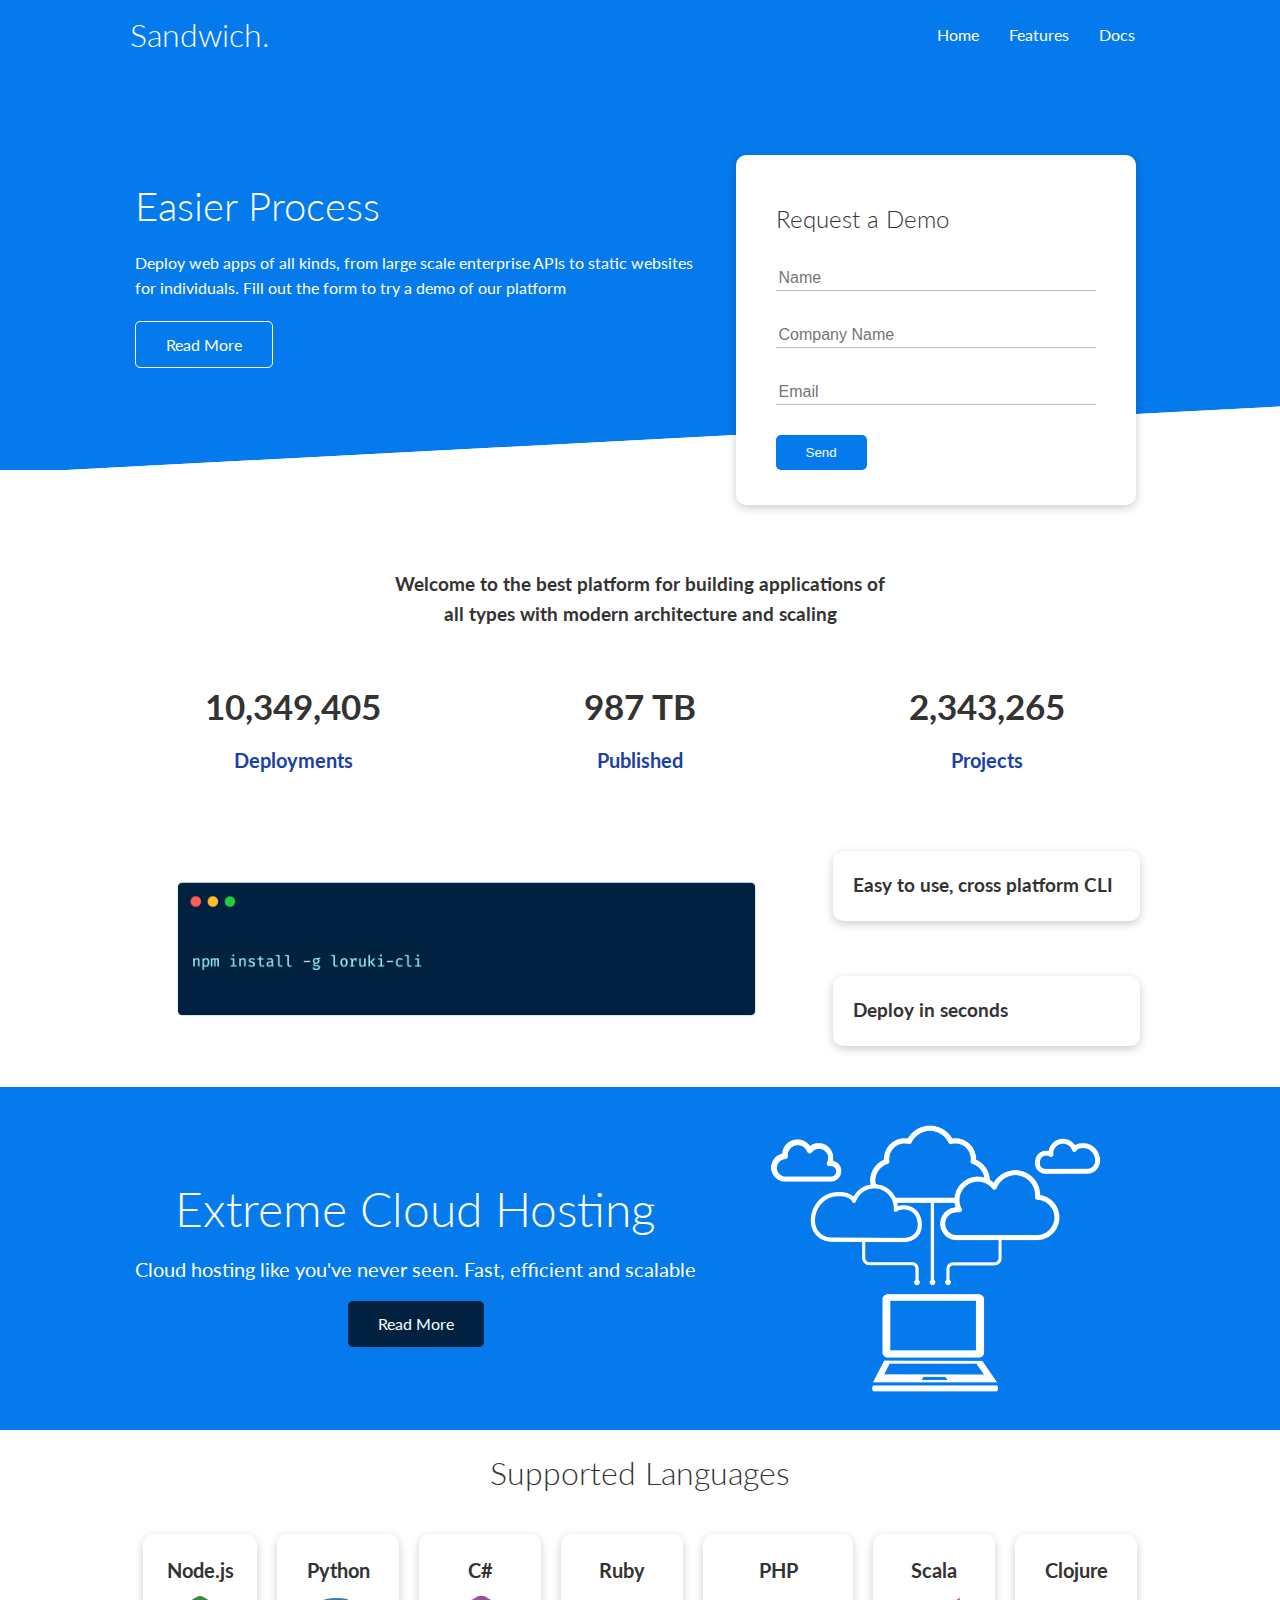
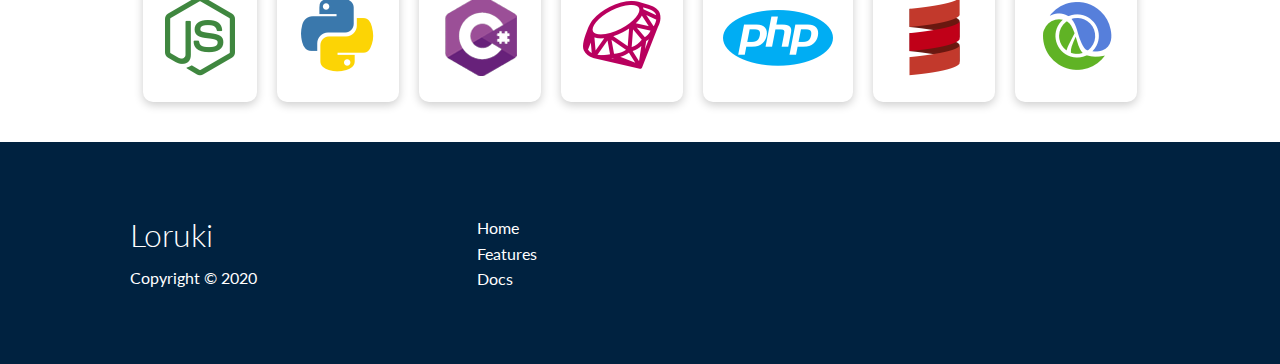
<file: index.html>
<!DOCTYPE html>
<html lang="en">
<head>
    <meta charset="UTF-8">
    <meta name="viewport" content="width=device-width, initial-scale=1.0">
    <link rel="stylesheet" href="https://cdnjs.cloudflare.com/ajax/libs/font-awesome/5.15.1/css/all.min.css" integrity="sha512-+4zCK9k+qNFUR5X+cKL9EIR+ZOhtIloNl9GIKS57V1MyNsYpYcUrUeQc9vNfzsWfV28IaLL3i96P9sdNyeRssA==" crossorigin="anonymous" />
    <link rel="stylesheet" href="css/utility.css">
    <link rel="stylesheet" href="css/style.css">
    <title>Sandwich | Food For Everyone</title>
</head>
<body>
    <!-- Navbar -->
    <div class="navbar">
        <div class="container flex">
            <h1 class="logo">Sandwich.</h1>
            <nav>
                <ul>
                    <li><a href="index.html">Home</a></li>
                    <li><a href="feature.html">Features</a></li>
                    <li><a href="docs.html">Docs</a></li>
                </ul>
            </nav>
        </div>
    </div>
    
    <!-- Showcase -->
    <section class="showcase">
        <div class="container grid">
            <div class="showcase-text">
                <h1>Easier Process</h1>
                <p>Deploy web apps of all kinds, from large scale enterprise APIs to static websites for individuals. Fill out the form to try a demo of our platform</p>
                <a href="features.html" class="btn btn-outline">Read More</a>
            </div>

            <div class="showcase-form card">
                <h2>Request a Demo</h2>
                 <!--  <form name="contact" netlify-honeypot="bot-field" method="POST" data-netlify="true">
                    <input type="hidden" name="form-name" value="contact">
                    <p class="hidden">
                        <label>Don’t fill this out if you're human: <input name="bot-field" /></label>
                      </p>
                    <div class="form-control">
                        <input type="text" name="name" placeholder="Name" required>
                    </div>
                    <div class="form-control">
                        <input type="text" name="company" placeholder="Company Name" required>
                    </div>
                    <div class="form-control">
                        <input type="email" name="email" placeholder="Email" required>
                    </div>
                    <input type="submit" value="Send" class="btn btn-primary">
                </form> -->
                 <form>
                    <div class="form-control">
                        <input type="text" name="name" placeholder="Name" required>
                    </div>
                    <div class="form-control">
                        <input type="text" name="company" placeholder="Company Name" required>
                    </div>
                    <div class="form-control">
                        <input type="email" name="email" placeholder="Email" required>
                    </div>
                    <input type="submit" value="Send" class="btn btn-primary">
                </form>
            </div>
        </div>
    </section>

    <!-- Stats -->
    <section class="stats">
        <div class="container">
            <h3 class="stats-heading text-center my-1">
                Welcome to the best platform for building applications of all types with modern architecture and scaling
            </h3>

            <div class="grid grid-3 text-center my-4">
                <div>
                    <i class="fas fa-server fa-3x"></i>
                    <h3>10,349,405</h3>
                    <p class="text-secondary">Deployments</p>
                </div>
                <div>
                    <i class="fas fa-upload fa-3x"></i>
                    <h3>987 TB</h3>
                    <p class="text-secondary">Published</p>
                </div>
                <div>
                    <i class="fas fa-project-diagram fa-3x"></i>
                    <h3>2,343,265</h3>
                    <p class="text-secondary">Projects</p>
                </div>
            </div>
        </div>
    </section>

    <!-- Cli -->
    <section class="cli">
        <div class="container grid">
            <img src="images/cli.png" alt="">
            <div class="card">
                <h3>Easy to use, cross platform CLI</h3>
            </div>
            <div class="card">
                <h3>Deploy in seconds</h3>
            </div>
        </div>
    </section>

    <!-- Cloud -->
    <section class="cloud bg-primary my-2 py-2">
        <div class="container grid">
            <div class="text-center">
                <h2 class="lg">Extreme Cloud Hosting</h2>
                <p class="lead my-1">Cloud hosting like you've never seen. Fast, efficient and scalable</p>
                <a href="features.html" class="btn btn-dark">Read More</a>
            </div>
            <img src="images/cloud.png" alt="">
        </div>
    </section>

    <!-- Languages -->
    <section class="languages">
        <h2 class="md text-center my-2">
            Supported Languages
        </h2>
        <div class="container flex">
            <div class="card">
                <h4>Node.js</h4>
                <img src="images/logos/node.png" alt="">
            </div>
            <div class="card">
                <h4>Python</h4>
                <img src="images/logos/python.png" alt="">
              </div>
              <div class="card">
                <h4>C#</h4>
                <img src="images/logos/csharp.png" alt="">
              </div>
              <div class="card">
                <h4>Ruby</h4>
                <img src="images/logos/ruby.png" alt="">
              </div>
              <div class="card">
                <h4>PHP</h4>
                <img src="images/logos/php.png" alt="">
              </div>
              <div class="card">
                <h4>Scala</h4>
                <img src="images/logos/scala.png" alt="">
              </div>
              <div class="card">
                <h4>Clojure</h4>
                <img src="images/logos/clojure.png" alt="">
              </div>
        </div>
    </section>

    <!-- Footer -->
    <footer class="footer bg-dark py-5">
        <div class="container grid grid-3">
            <div>
                <h1>Loruki
                </h1>
                <p>Copyright &copy; 2020</p>
            </div>
            <nav>
                <ul>
                    <li><a href="index.html">Home</a></li>
                    <li><a href="features.html">Features</a></li>
                    <li><a href="docs.html">Docs</a></li>
                </ul>
            </nav>
            <div class="social">
                <a href="#"><i class="fab fa-github fa-2x"></i></a>
                <a href="#"><i class="fab fa-facebook fa-2x"></i></a>
                <a href="#"><i class="fab fa-instagram fa-2x"></i></a>
                <a href="#"><i class="fab fa-twitter fa-2x"></i></a>
            </div>
        </div>
    </footer>
</body>
</html>
</file>
<file: css/utility.css>
.container {
    max-width: 1100px;
    margin: 0 auto;
    overflow: auto;
    padding: 0 40px;
  }
  
  .card {
    background-color: #fff;
    color: #333;
    border-radius: 10px;
    box-shadow: 0 3px 10px rgba(0, 0, 0, 0.2);
    padding: 20px;
    margin: 10px;
  }
  
  .btn {
    display: inline-block;
    padding: 10px 30px;
    cursor: pointer;
    background: var(--primary-color);
    color: #fff;
    border: none;
    border-radius: 5px;
  }
  
  .btn-outline {
    background-color: transparent;
    border: 1px #fff solid;
  }
  
  .btn:hover {
    transform: scale(0.98);
  }
  
  /* Backgrounds & colored buttons */
  .bg-primary,
  .btn-primary {
    background-color: var(--primary-color);
    color: #fff;
  }
  
  .bg-secondary,
  .btn-secondary {
    background-color: var(--secondary-color);
    color: #fff;
  }
  
  .bg-dark,
  .btn-dark {
    background-color: var(--dark-color);
    color: #fff;
  }
  
  .bg-light,
  .btn-light {
    background-color: var(--light-color);
    color: #333;
  }
  
  .bg-primary a,
  .btn-primary a,
  .bg-secondary a,
  .btn-secondary a,
  .bg-dark a,
  .btn-dark a {
    color: #fff;
  }
  
  /* Text colors */
  .text-primary {
    color: var(--primary-color);
  }
  
  .text-secondary {
    color: var(--secondary-color);
  }
  
  .text-dark {
    color: var(--dark-color);
  }
  
  .text-light {
    color: var(--light-color);
  }
  
  /* Text sizes */
  .lead {
    font-size: 20px;
  }
  
  .sm {
    font-size: 1rem;
  }
  
  .md {
    font-size: 2rem;
  }
  
  .lg {
    font-size: 3rem;
  }
  
  .xl {
    font-size: 4rem;
  }
  
  .text-center {
    text-align: center;
  }
  
  /* Alert */
  .alert {
    background-color: var(--light-color);
    padding: 10px 20px;
    font-weight: bold;
    margin: 15px 0;
  }
  
  .alert i {
    margin-right: 10px;
  }
  
  .alert-success {
    background-color: var(--success-color);
    color: #fff;
  }
  
  .alert-error {
    background-color: var(--error-color);
    color: #fff;
  }
  
  .flex {
    display: flex;
    justify-content: center;
    align-items: center;
    height: 100%;
  }
  
  .grid {
    display: grid;
    grid-template-columns: repeat(2, 1fr);
    gap: 20px;
    justify-content: center;
    align-items: center;
    height: 100%;
  }
  
  .grid-3 {
    grid-template-columns: repeat(3, 1fr);
  }
  
  /* Margin */
  .my-1 {
    margin: 1rem 0;
  }
  
  .my-2 {
    margin: 1.5rem 0;
  }
  
  .my-3 {
    margin: 2rem 0;
  }
  
  .my-4 {
    margin: 3rem 0;
  }
  
  .my-5 {
    margin: 4rem 0;
  }
  
  .m-1 {
    margin: 1rem;
  }
  
  .m-2 {
    margin: 1.5rem;
  }
  
  .m-3 {
    margin: 2rem;
  }
  
  .m-4 {
    margin: 3rem;
  }
  
  .m-5 {
    margin: 4rem;
  }
  
  /* Padding */
  .py-1 {
    padding: 1rem 0;
  }
  
  .py-2 {
    padding: 1.5rem 0;
  }
  
  .py-3 {
    padding: 2rem 0;
  }
  
  .py-4 {
    padding: 3rem 0;
  }
  
  .py-5 {
    padding: 4rem 0;
  }
  
  .p-1 {
    padding: 1rem;
  }
  
  .p-2 {
    padding: 1.5rem;
  }
  
  .p-3 {
    padding: 2rem;
  }
  
  .p-4 {
    padding: 3rem;
  }
  
  .p-5 {
    padding: 4rem;
  }
</file>
<file: css/style.css>
@import url('https://fonts.googleapis.com/css2?family=Lato:wght@300&display=swap');

:root {
  --primary-color: #047aed;
  --secondary-color: #1c3fa8;
  --dark-color: #002240;
  --light-color: #f4f4f4;
  --success-color: #5cb85c;
  --error-color: #d9534f;
}

* {
  box-sizing: border-box;
  padding: 0;
  margin: 0;
}

body {
  font-family: 'Lato', sans-serif;
  color: #333;
  line-height: 1.6;
}

ul {
  list-style-type: none;
}

a {
  text-decoration: none;
  color: #333;
}

h1,
h2 {
  font-weight: 300;
  line-height: 1.2;
  margin: 10px 0;
}

p {
  margin: 10px 0;
}

img {
  width: 100%;
}

code,
pre {
  background: #333;
  color: #fff;
  padding: 10px;
}

.hidden {
  visibility: hidden;
  height: 0;
}

/* Navbar */
.navbar {
  background-color: var(--primary-color);
  color: #fff;
  height: 70px;
}

.navbar ul {
  display: flex;
}

.navbar a {
  color: #fff;
  padding: 10px;
  margin: 0 5px;
}

.navbar a:hover {
  border-bottom: 2px #fff solid;
}

.navbar .flex {
  justify-content: space-between;
}

/* Showcase */
.showcase {
  height: 400px;
  background-color: var(--primary-color);
  color: #fff;
  position: relative;
}

.showcase h1 {
  font-size: 40px;
}

.showcase p {
  margin: 20px 0;
}

.showcase .grid {
  overflow: visible;
  grid-template-columns: 55% auto;
  gap: 30px;
}

.showcase-text {
  animation: slideInFromLeft 1s ease-in;
}

.showcase-form {
  position: relative;
  top: 60px;
  height: 350px;
  width: 400px;
  padding: 40px;
  z-index: 100;
  justify-self: flex-end;
  animation: slideInFromRight 1s ease-in;
}

.showcase-form .form-control {
  margin: 30px 0;
}

.showcase-form input[type='text'],
.showcase-form input[type='email'] {
  border: 0;
  border-bottom: 1px solid #b4becb;
  width: 100%;
  padding: 3px;
  font-size: 16px;
}

.showcase-form input:focus {
  outline: none;
}

.showcase::before,
.showcase::after {
  content: '';
  position: absolute;
  height: 100px;
  bottom: -70px;
  right: 0;
  left: 0;
  background: #fff;
  transform: skewY(-3deg);
  -webkit-transform: skewY(-3deg);
  -moz-transform: skewY(-3deg);
  -ms-transform: skewY(-3deg);
}

/* Stats */
.stats {
  padding-top: 100px;
  animation: slideInFromBottom 1s ease-in;
}

.stats-heading {
  max-width: 500px;
  margin: auto;
}

.stats .grid h3 {
  font-size: 35px;
}

.stats .grid p {
  font-size: 20px;
  font-weight: bold;
}

/* Cli */
.cli .grid {
  grid-template-columns: repeat(3, 1fr);
  grid-template-rows: repeat(2, 1fr);
}

.cli .grid > *:first-child {
  grid-column: 1 / span 2;
  grid-row: 1 / span 2;
}

/* Cloud */
.cloud .grid {
  grid-template-columns: 4fr 3fr;
}

/* Languages */

.languages .flex {
  flex-wrap: wrap;
}

.languages .card {
  text-align: center;
  margin: 18px 10px 40px;
  transition: transform 0.2s ease-in;
}

.languages .card h4 {
  font-size: 20px;
  margin-bottom: 10px;
}

.languages .card:hover {
  transform: translateY(-15px);
}

/* Features */
.features-head img,
.docs-head img {
  width: 200px;
  justify-self: flex-end;
}

.features-sub-head img {
  width: 300px;
  justify-self: flex-end;
}

.features-main .card > i {
  margin-right: 20px;
}

.features-main .grid {
  padding: 30px;
}

.features-main .grid > *:first-child {
  grid-column: 1 / span 3;
}

.features-main .grid > *:nth-child(2) {
  grid-column: 1 / span 2;
}

/* Docs */
.docs-main h3 {
  margin: 20px 0;
}

.docs-main .grid {
  grid-template-columns: 1fr 2fr;
  align-items: flex-start;
}

.docs-main nav li {
  font-size: 17px;
  padding-bottom: 5px;
  margin-bottom: 5px;
  border-bottom: 1px #ccc solid;
}

.docs-main a:hover {
  font-weight: bold;
}

/* Footer */
.footer .social a {
  margin: 0 10px;
}

.fa-github:hover {
  color: #000000;
}

.fa-facebook:hover {
  color: #1773EA;
}

.fa-instagram:hover {
  color: #B32E87;
}

.fa-twitter:hover {
  color: #1C9CEA;
}

/* Animations */
@keyframes slideInFromLeft {
  0% {
    transform: translateX(-100%);
  }

  100% {
    transform: translateX(0);
  }
}

@keyframes slideInFromRight {
  0% {
    transform: translateX(100%);
  }

  100% {
    transform: translateX(0);
  }
}

@keyframes slideInFromTop {
  0% {
    transform: translateY(-100%);
  }

  100% {
    transform: translateX(0);
  }
}

@keyframes slideInFromBottom {
  0% {
    transform: translateY(100%);
  }

  100% {
    transform: translateX(0);
  }
}

/* Tablets and under */
@media (max-width: 768px) {
  .grid,
  .showcase .grid,
  .stats .grid,
  .cli .grid,
  .cloud .grid,
  .features-main .grid,
  .docs-main .grid {
    grid-template-columns: 1fr;
    grid-template-rows: 1fr;
  }

  .showcase {
    height: auto;
  }

  .showcase-text {
    text-align: center;
    margin-top: 40px;
    animation: slideInFromTop 1s ease-in;
  }

  .showcase-form {
    justify-self: center;
    margin: auto;
    animation: slideInFromBottom 1s ease-in;
  }

  .cli .grid > *:first-child {
    grid-column: 1;
    grid-row: 1;
  }

  .features-head,
  .features-sub-head,
  .docs-head {
    text-align: center;
  }

  .features-head img,
  .features-sub-head img,
  .docs-head img {
    justify-self: center;
  }

  .features-main .grid > *:first-child,
  .features-main .grid > *:nth-child(2) {
    grid-column: 1;
  }
}

/* Mobile */
@media (max-width: 500px) {
  .navbar {
    height: 110px;
  }

  .navbar .flex {
    flex-direction: column;
  }

  .navbar ul {
    padding: 10px;
    background-color: rgba(0, 0, 0, 0.1);
  }
  
  .showcase-form {
    width: 300px;
  }
}
</file>
